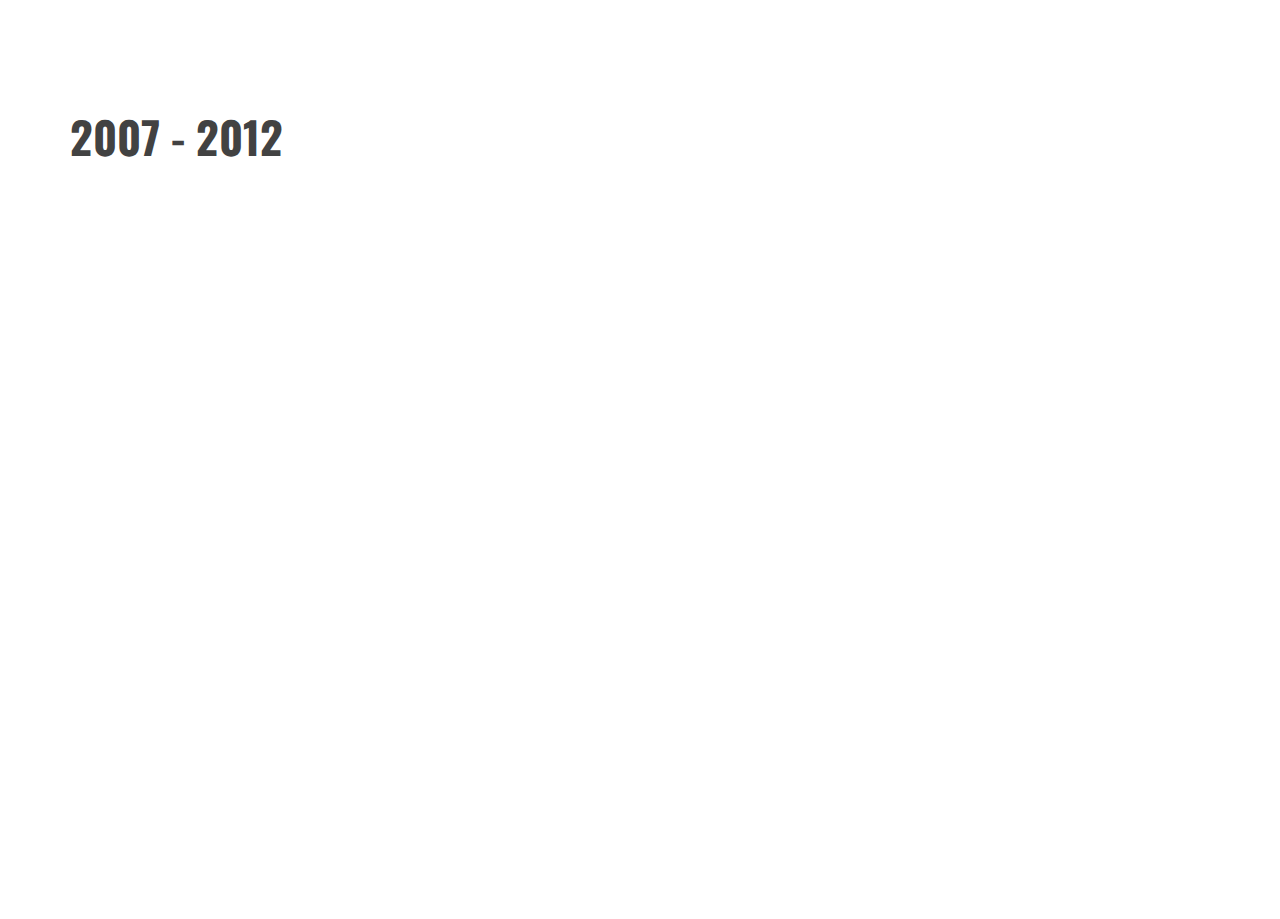
<file: html/2007-2012.html>
<!DOCTYPE html>
<html lang="en">
<head>
    <meta charset="UTF-8">
    <title>2007 - 2012</title>
    <link href="https://fonts.googleapis.com/css2?family=Oswald&display=swap" rel="stylesheet">
    <style>
        html, body {
            width: 100%;
            height: 100%;
            margin: 0;
            padding: 0;
        }
        
        .container {
            padding: 75px 0;
            margin: 0 auto;
            width: 1140px;
            max-width: 90%;
        }
        
        h1 {
            position: relative;
            margin-bottom: 45px;
            font-family: 'Oswald', sans-serif;
            font-size: 44px;
            text-transform: uppercase;
            color: #424242;
        }
        
        .gallery-wrap {
            display: flex;
            flex-direction: row;
            width: 100%;
            height: 70vh;
        }
        
        .item {
            flex: 1;
            height: 100%;
            background-position: center;
            background-size: cover;
            background-repeat: no-repeat;
            transition: flex 0.8s ease;
            position: relative;
        }
        
        .item:hover {
            flex: 2;
        }
        
        .item-link {
            position: absolute;
            top: 0;
            left: 0;
            width: 100%;
            height: 100%;
            z-index: 1;
        }
        
        .item-1 { 
            background-image: url('https://64.media.tumblr.com/66ad74e267460599a864605a9cad889d/tumblr_n4zm3jl4Js1qm1t0so1_1280.gifv?auto=format&fit=crop&w=1234&q=80');
        }
        
        .item-2 { 
            background-image: url('https://64.media.tumblr.com/170be5c7aa76093b69ded8ac7e4d1ae6/tumblr_n74ij5tNhf1qm1t0so1_1280.gifv?auto=format&fit=crop&w=1234&q=80');
        }
        
        .item-3 { 
            background-image: url('https://64.media.tumblr.com/684af254613d9957c72d9ac452274937/tumblr_mi8wxd2fhU1r571two1_1280.png?auto=format&fit=crop&w=1234&q=80');
        }
    </style>
</head>
<body>
    <div class="container">
        <h1>2007 - 2012<a href="https://ashmluna.github.io/html/capek-timeline.html" class="item-link"></a></h1>
        <div class="gallery-wrap">
            <div class="item item-1">
                <a href="https://sparkysprakspurk.tumblr.com/post/84646559409/the-czechfuqs-birthday-but-i-have-not-finished" target="_blank" rel="noopener noreferrer" class="item-link"></a>
            </div>
            <div class="item item-2">
                <a href="https://sparkysprakspurk.tumblr.com/post/88693115789/page-1-page-2-ugh-this-comic-is-going-on" target="_blank" rel="noopener noreferrer" class="item-link"></a>
            </div>
            <div class="item item-3">
                <a href="https://sparkysprakspurk.tumblr.com/post/43156030252/xsparkysleeps-v-thpooninjpg" target="_blank" rel="noopener noreferrer" class="item-link"></a>
            </div>
        </div>
    </div>
</body>
</html>
</file>
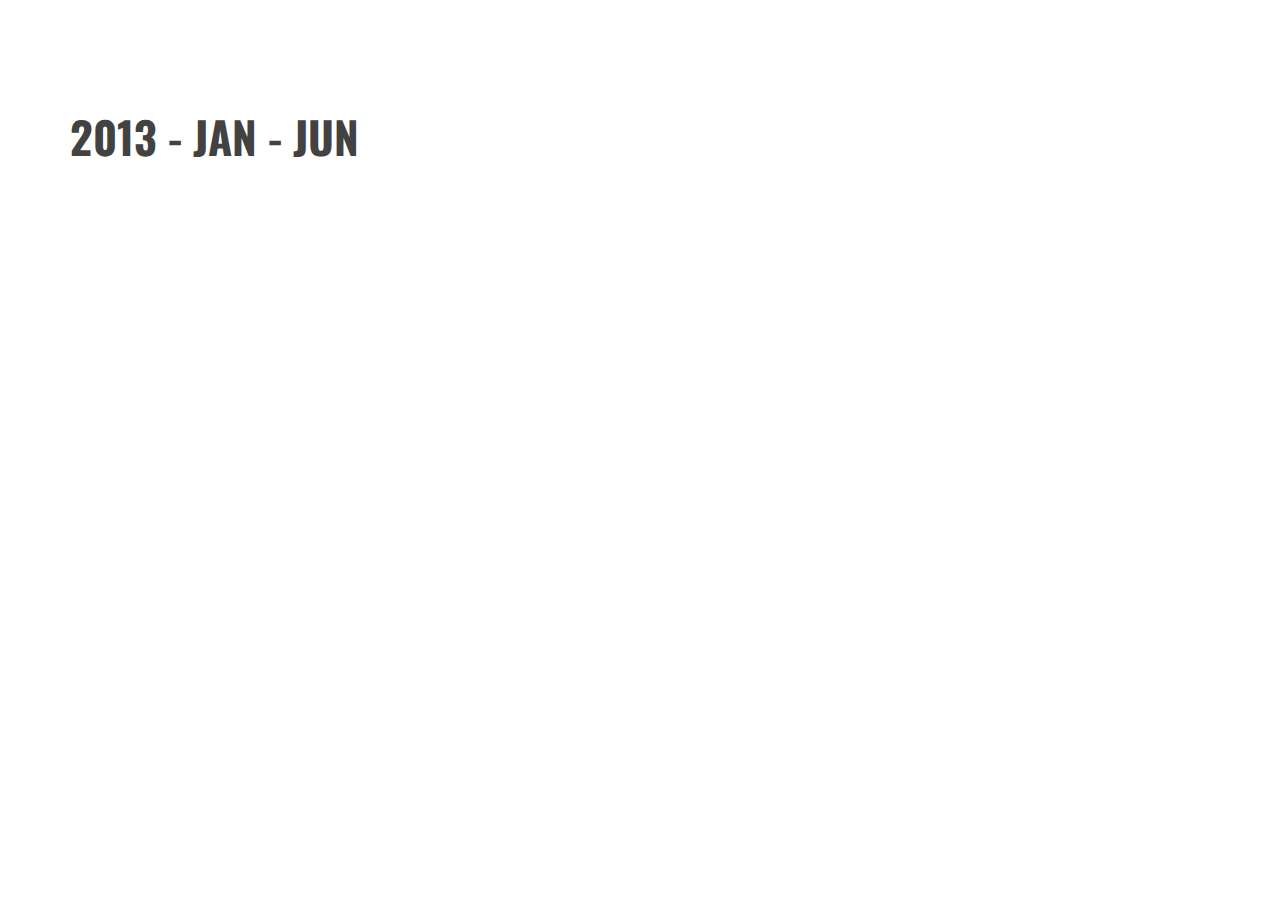
<file: html/2013-JAN-JUN.html>
<!DOCTYPE html>
<html lang="en">
<head>
    <meta charset="UTF-8">
    <title>2013 - JAN - JUN</title>
    <link href="https://fonts.googleapis.com/css2?family=Oswald&display=swap" rel="stylesheet">
    <style>
        html, body {
            width: 100%;
            height: 100%;
            margin: 0;
            padding: 0;
        }
        
        .container {
            padding: 75px 0;
            margin: 0 auto;
            width: 1140px;
            max-width: 90%;
        }
        
        h1 {
            position: relative;
            margin-bottom: 45px;
            font-family: 'Oswald', sans-serif;
            font-size: 44px;
            text-transform: uppercase;
            color: #424242;
        }
        
        .gallery-wrap {
            display: flex;
            flex-direction: row;
            width: 100%;
            height: 70vh;
        }
        
        .item {
            flex: 1;
            height: 100%;
            background-position: center;
            background-size: cover;
            background-repeat: no-repeat;
            transition: flex 0.8s ease;
            position: relative;
        }
        
        .item:hover {
            flex: 2;
        }
        
        .item-link {
            position: absolute;
            top: 0;
            left: 0;
            width: 100%;
            height: 100%;
            z-index: 1;
        }
        
        .item-1 { 
            background-image: url('https://64.media.tumblr.com/1f903fd6aa15b2273cf8a6bea3f1af5b/tumblr_mgh2xtyOEd1qm1t0so1_640.gifv?auto=format&fit=crop&w=1234&q=80');
        }
        
        .item-2 { 
            background-image: url('https://64.media.tumblr.com/0fe00ed0ecbf578a8a2c9fb0dfb7234b/tumblr_mzd1tkGDNi1qm1t0so1_500.png?auto=format&fit=crop&w=1234&q=80');
        }
        
        .item-3 { 
            background-image: url('https://64.media.tumblr.com/81293455b10f293c9599392508b14051/tumblr_mix4dkFn9g1qh5crzo1_1280.png?auto=format&fit=crop&w=1234&q=80');
        }
	.item-4 { 
            background-image: url('https://64.media.tumblr.com/4de463088df4356e37be94be1637d735/tumblr_mj0izkoPG61qm1t0so1_500.png?auto=format&fit=crop&w=1234&q=80');
        }
	.item-5 { 
            background-image: url('https://64.media.tumblr.com/7c05d0d7a1ac371d5cdd236b1736b4e0/tumblr_n2x3upXVSC1qm1t0so1_640.png?auto=format&fit=crop&w=1234&q=80');
        }
	.item-6 { 
            background-image: url('https://64.media.tumblr.com/af2676cd129cf460222add471c10f090/tumblr_mj2jg8xbni1qm1t0so1_1280.png?auto=format&fit=crop&w=1234&q=80');
        }
	.item-7 { 
            background-image: url('https://64.media.tumblr.com/4318868c8db2442ffbc88d89be71334b/tumblr_ml6bniv97p1qm1t0so1_640.png?auto=format&fit=crop&w=1234&q=80');
        }
    </style>
</head>
<body>
    <div class="container">
        <h1>2013 - JAN - JUN<a href="https://ashmluna.github.io/html/capek-timeline.html" class="item-link"></a></h1>
        <div class="gallery-wrap">
            <div class="item item-1">
                <a href="https://sparkysprakspurk.tumblr.com/post/40264406303/last-night-rps-tavi-is-a-little-trigger-quick" target="_blank" rel="noopener noreferrer" class="item-link"></a>
            </div>
            <div class="item item-2">
                <a href="https://sparkysprakspurk.tumblr.com/post/73239479968/found-this-in-a-nearly-year-old-sketch-book-8" target="_blank" rel="noopener noreferrer" class="item-link"></a>
            </div>
            <div class="item item-3">
                <a href="https://sparkysprakspurk.tumblr.com/post/44209390322/rubyred990-capek-you-are-staring-right-at-me" target="_blank" rel="noopener noreferrer" class="item-link"></a>
            </div>
	    <div class="item item-4">
                <a href="https://sparkysprakspurk.tumblr.com/post/44340338225/j%C3%A1-nejsem-ani-l%C3%ADtoooo-dob%C5%99e-ne-pro-v%C5%A1echno" target="_blank" rel="noopener noreferrer" class="item-link"></a>
            </div>
	    <div class="item item-5">
                <a href="https://sparkysprakspurk.tumblr.com/post/80532946086/i-have-wanted-to-draw-capek-in-booty-game-2" target="_blank" rel="noopener noreferrer" class="item-link"></a>
            </div>
	    <div class="item item-6">
                <a href="https://sparkysprakspurk.tumblr.com/post/44431796784/actual-rp-scenes-in-actual-panels-gosh-2nd" target="_blank" rel="noopener noreferrer" class="item-link"></a>
            </div>
	    <div class="item item-7">
                <a href="https://sparkysprakspurk.tumblr.com/post/47834224829/capek-and-audio-watched-evil-dead-in-bravest" target="_blank" rel="noopener noreferrer" class="item-link"></a>
            </div>
        </div>
    </div>
</body>
</html>
</file>
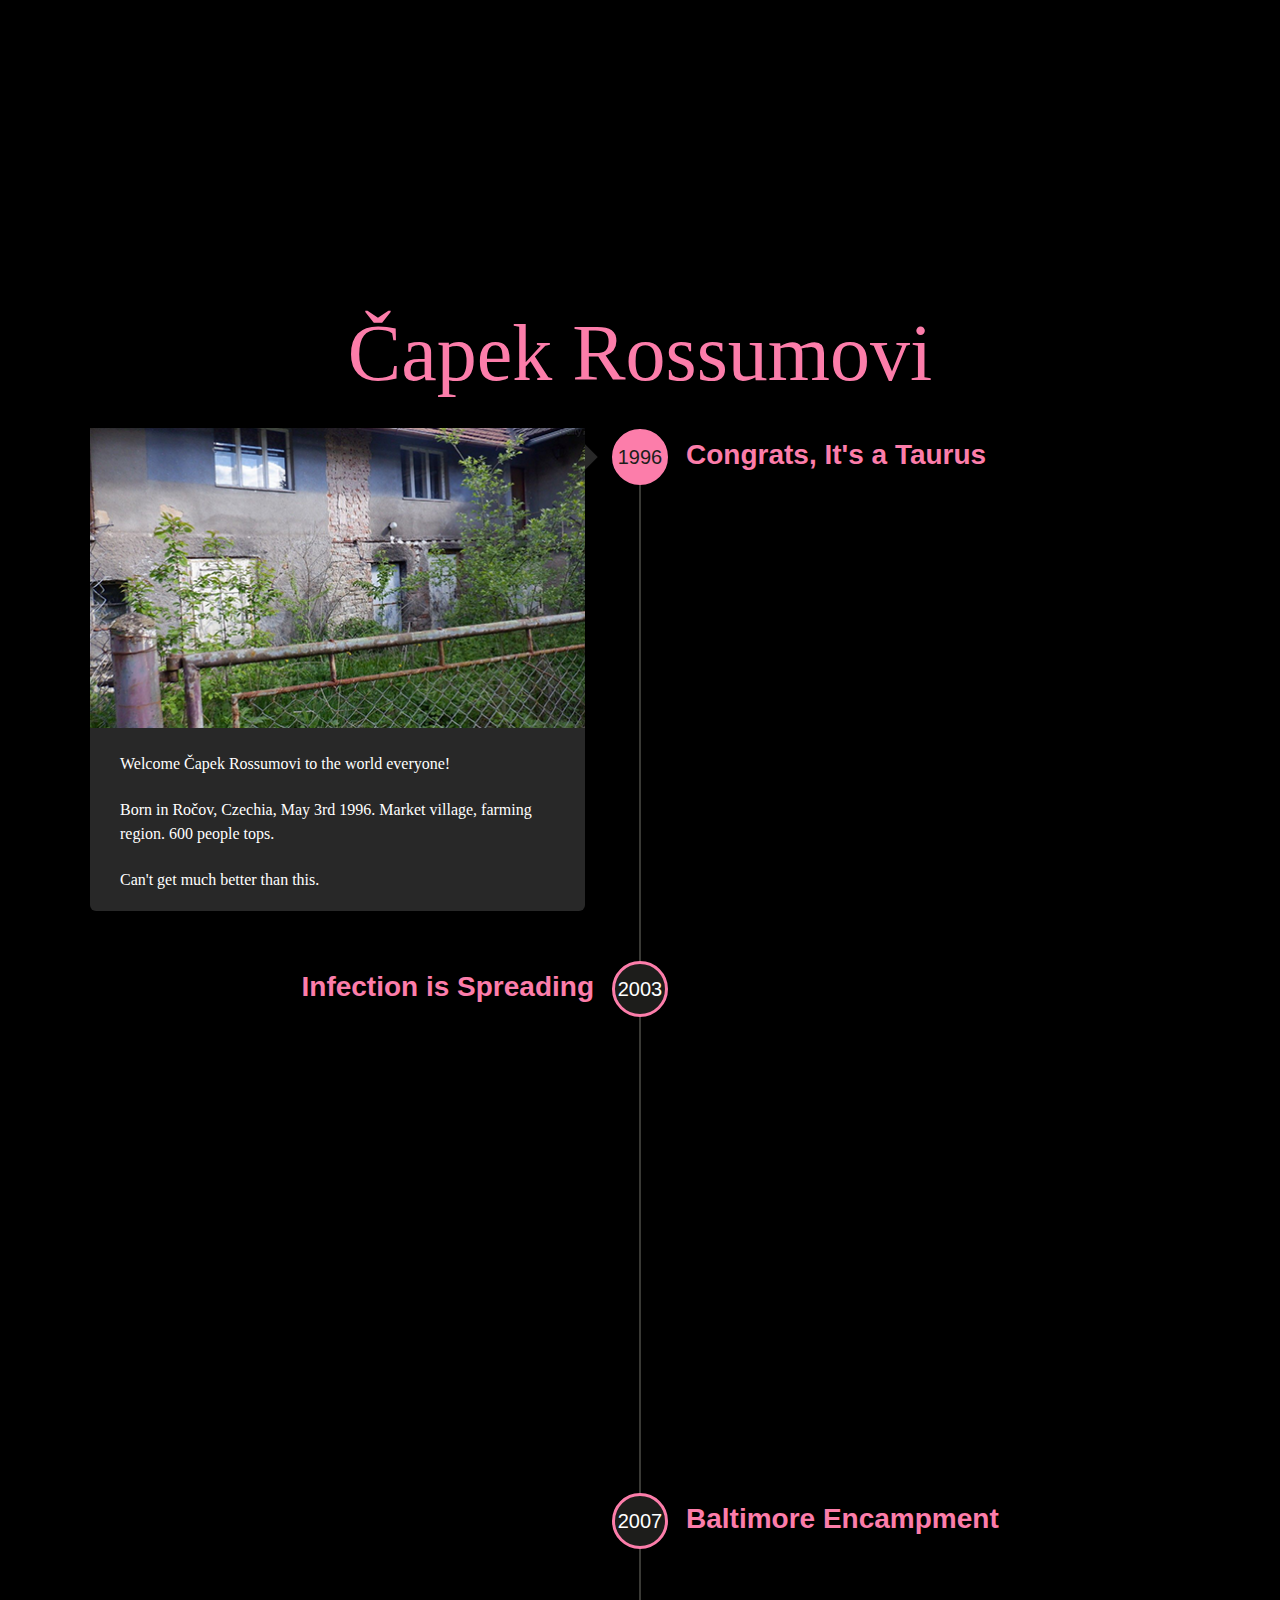
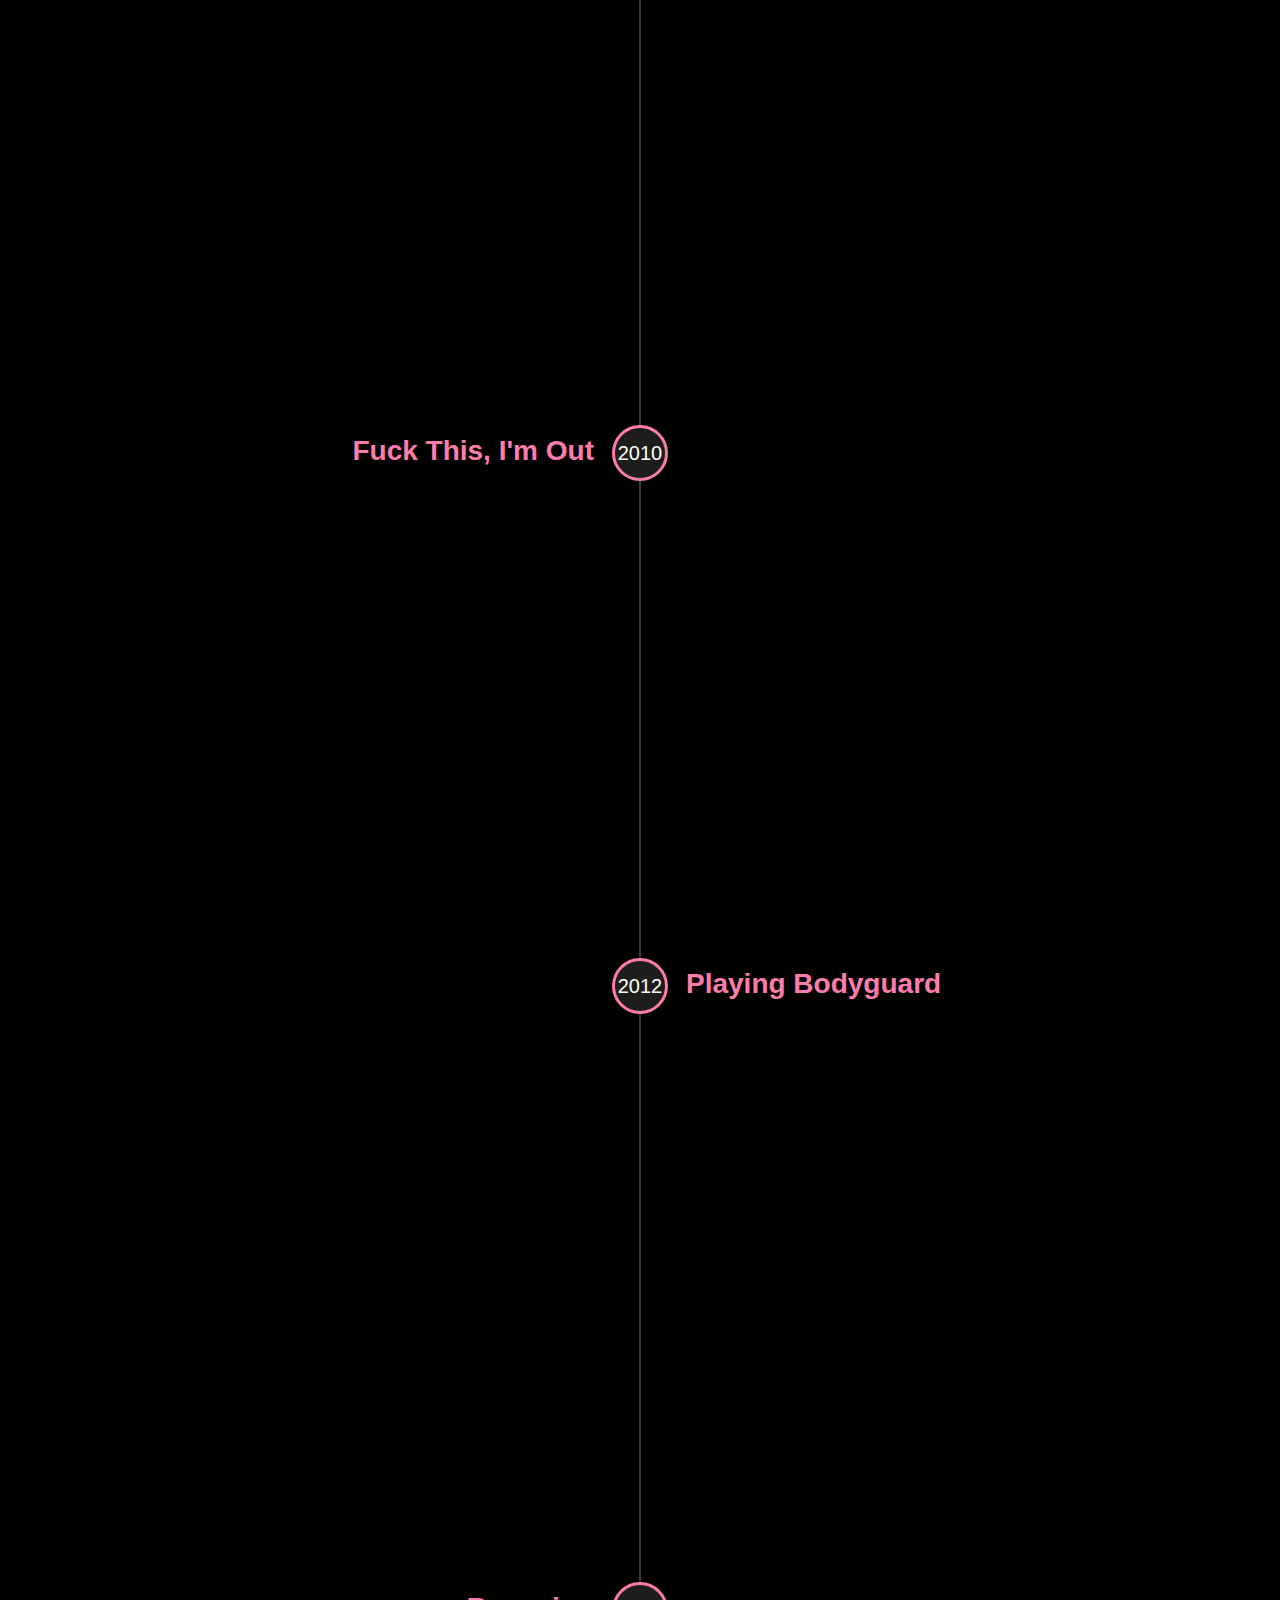
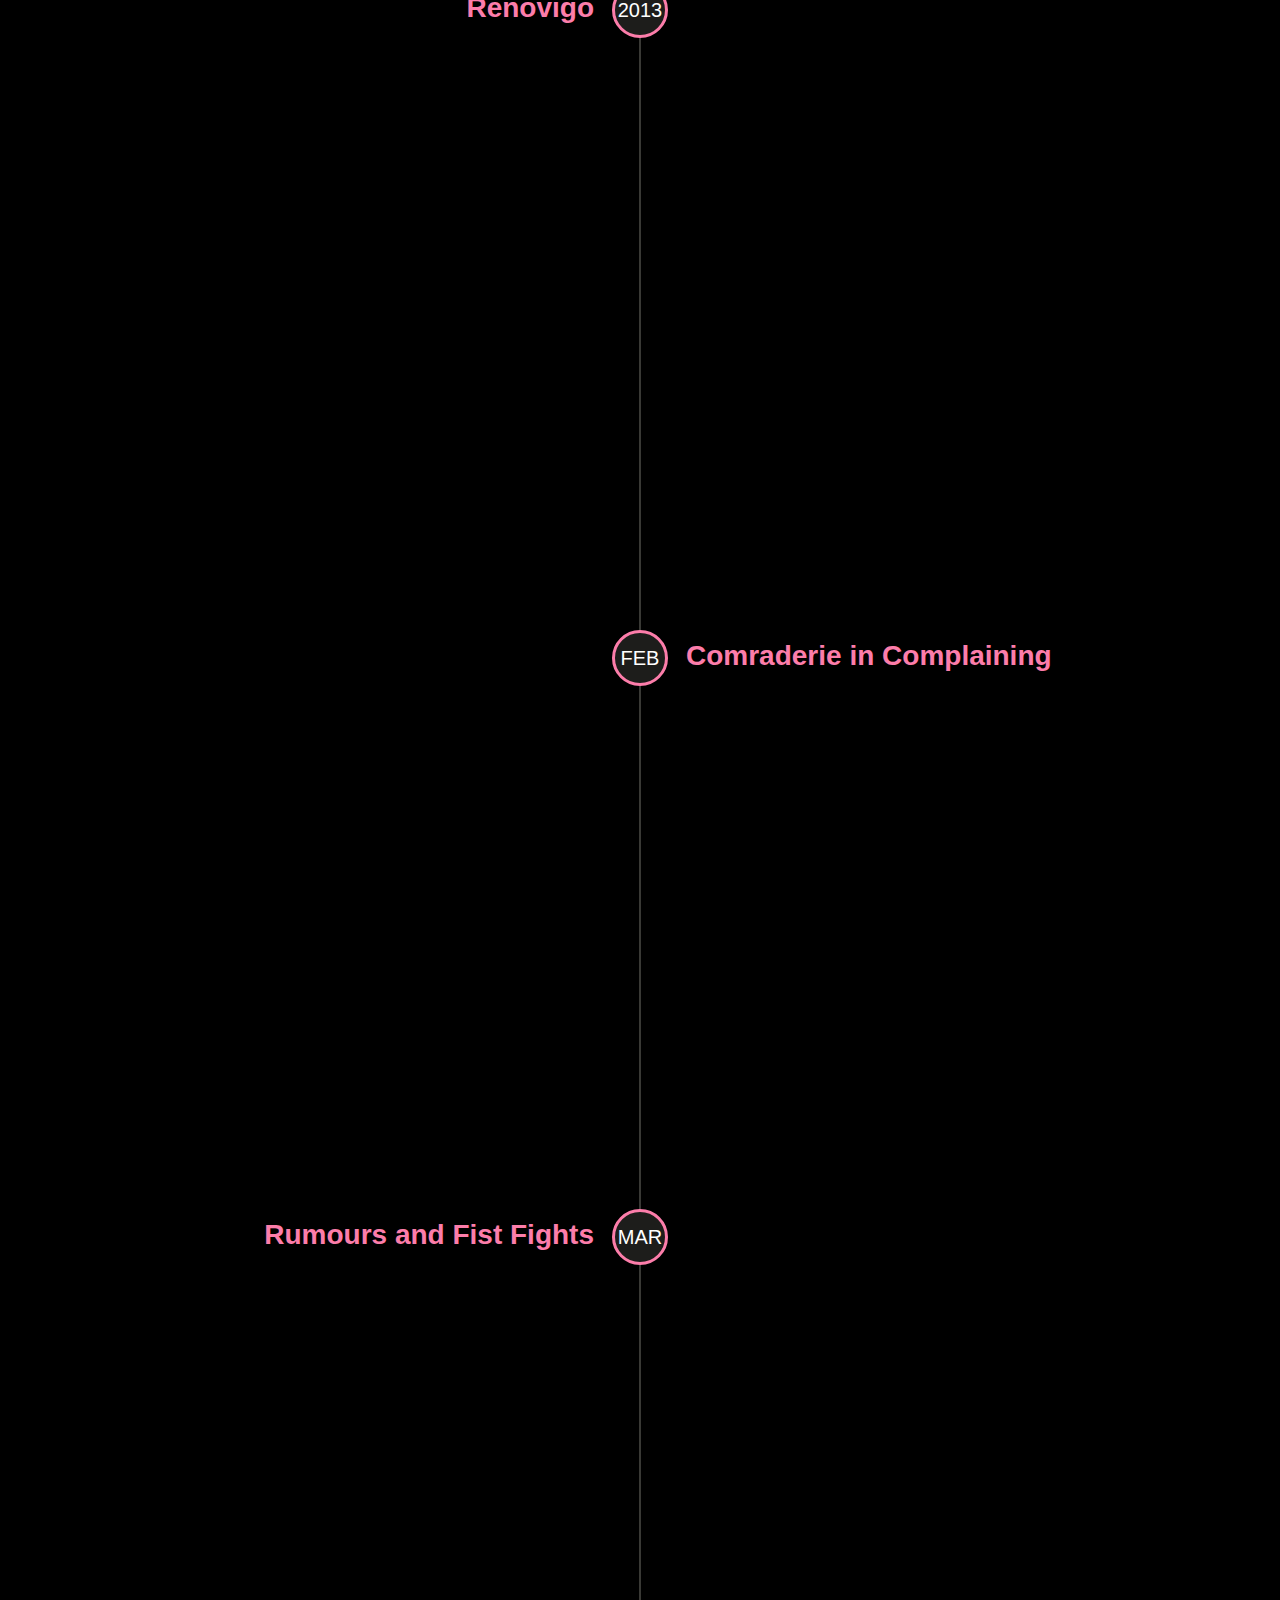
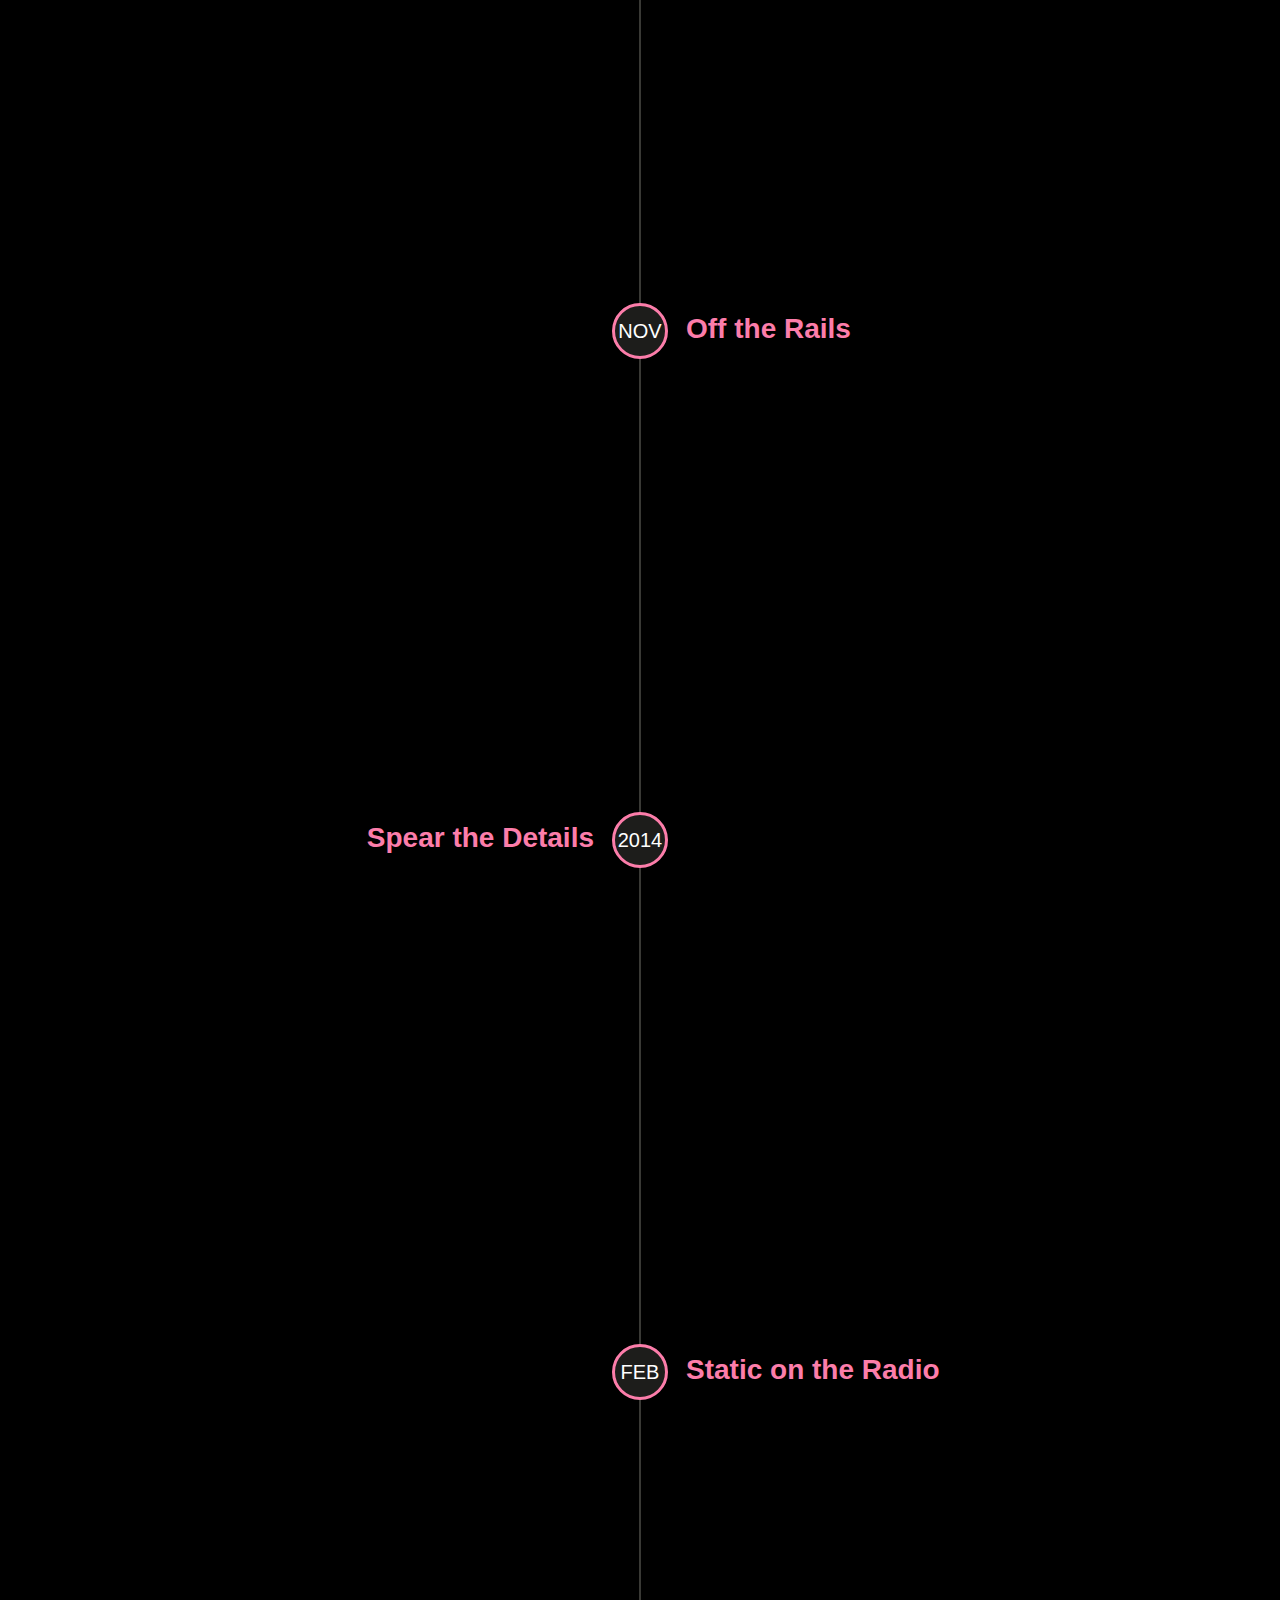
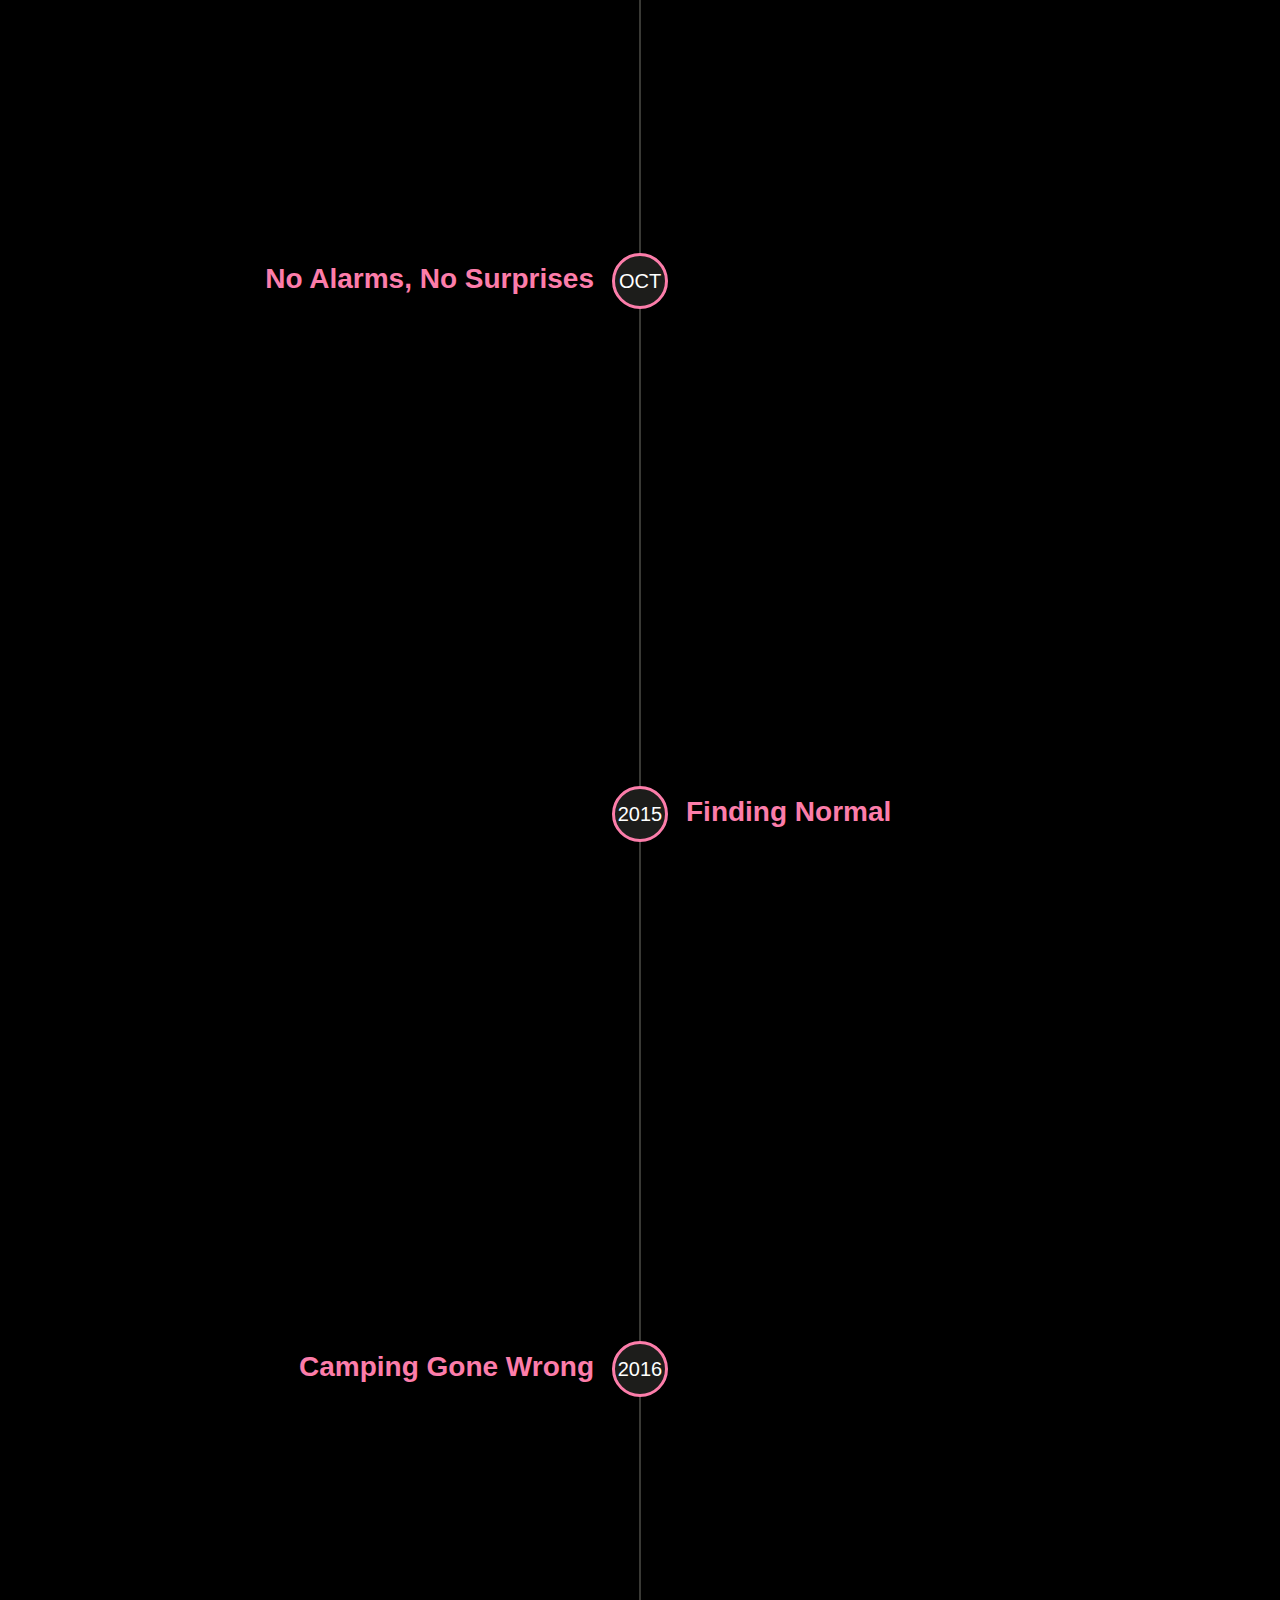
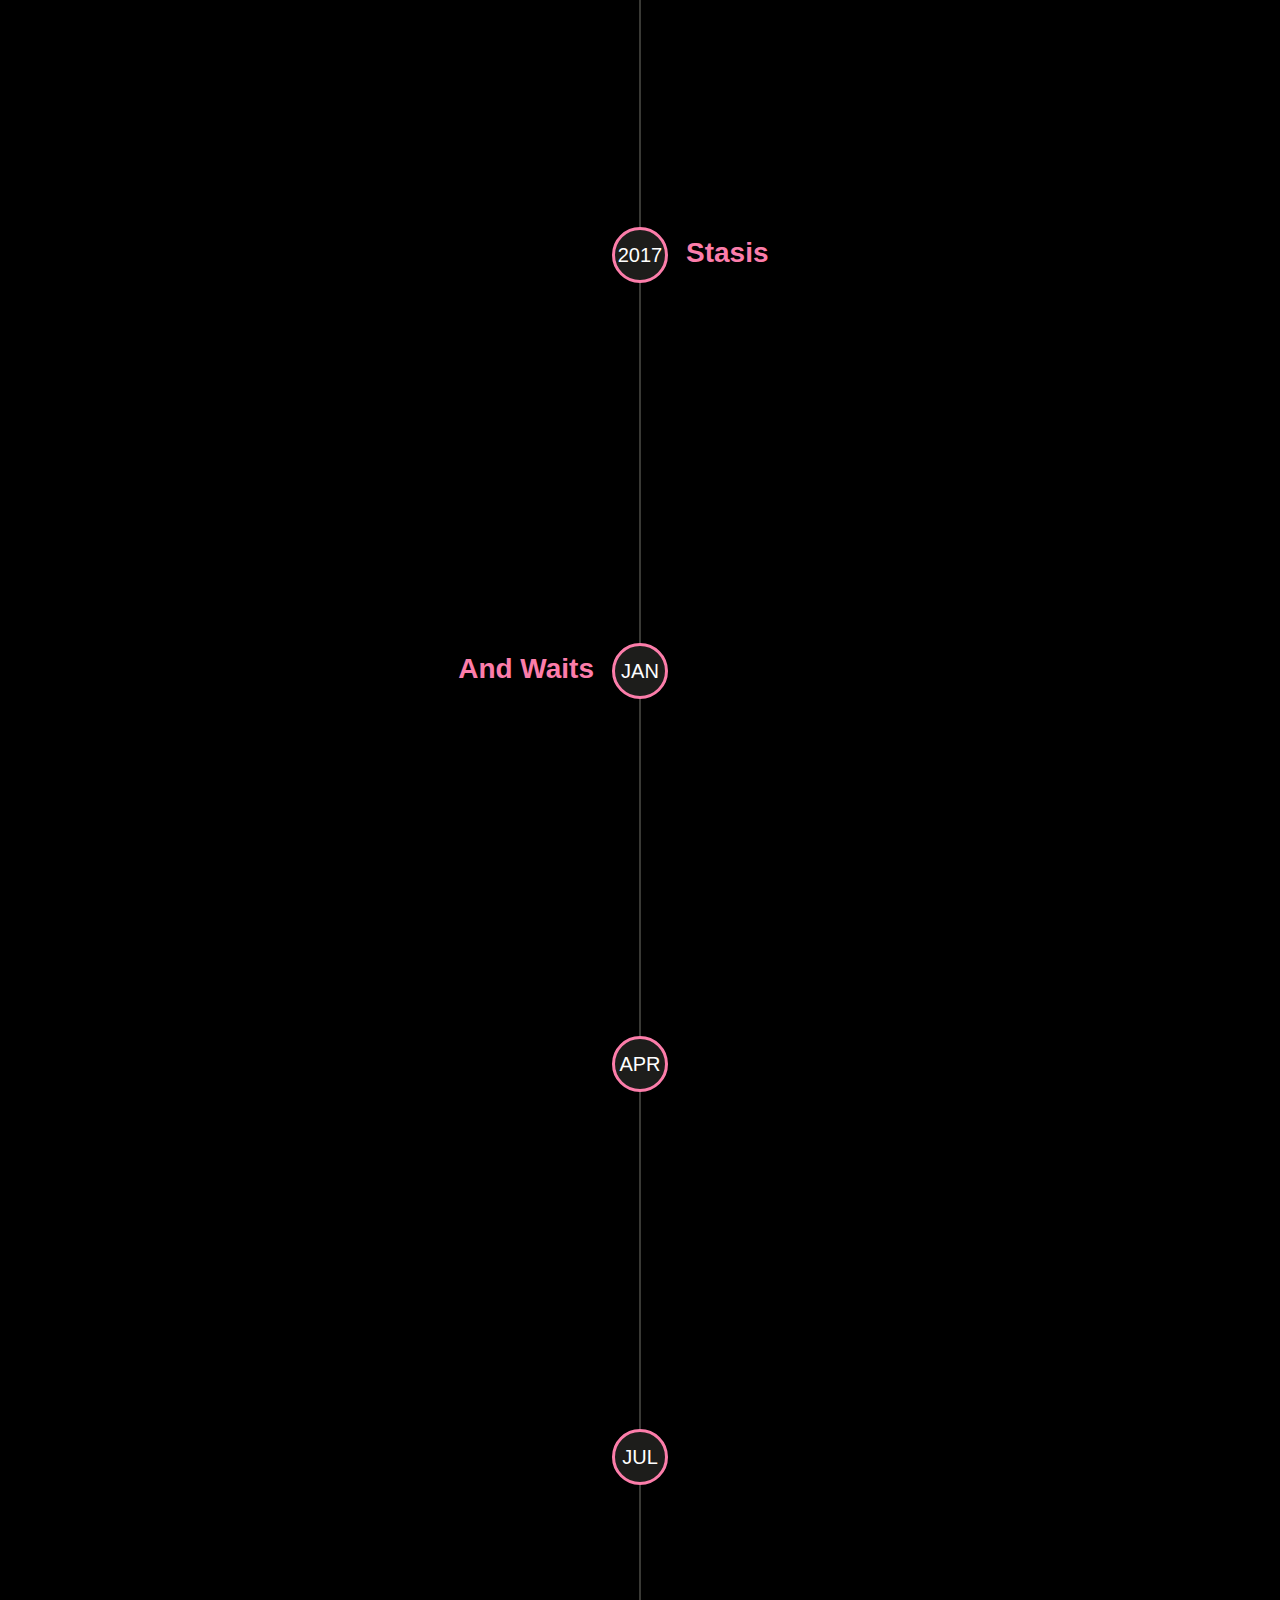
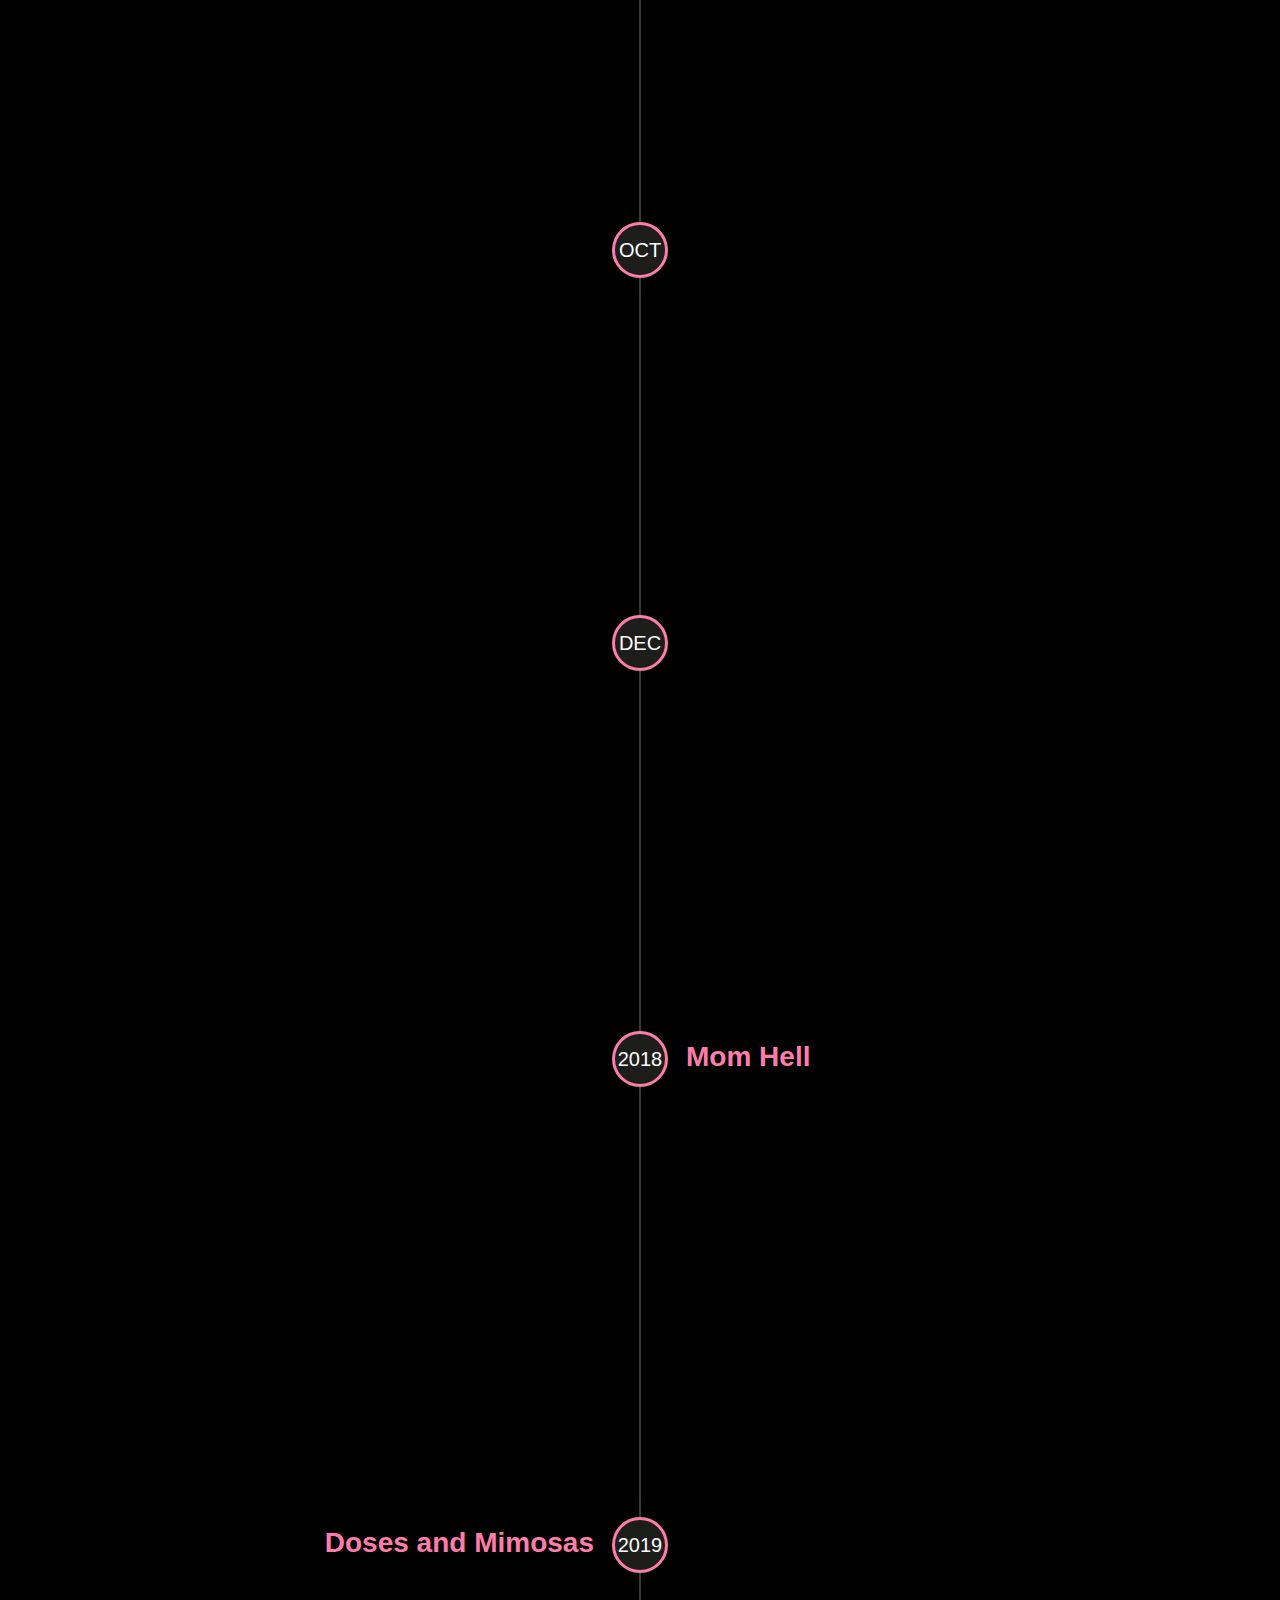
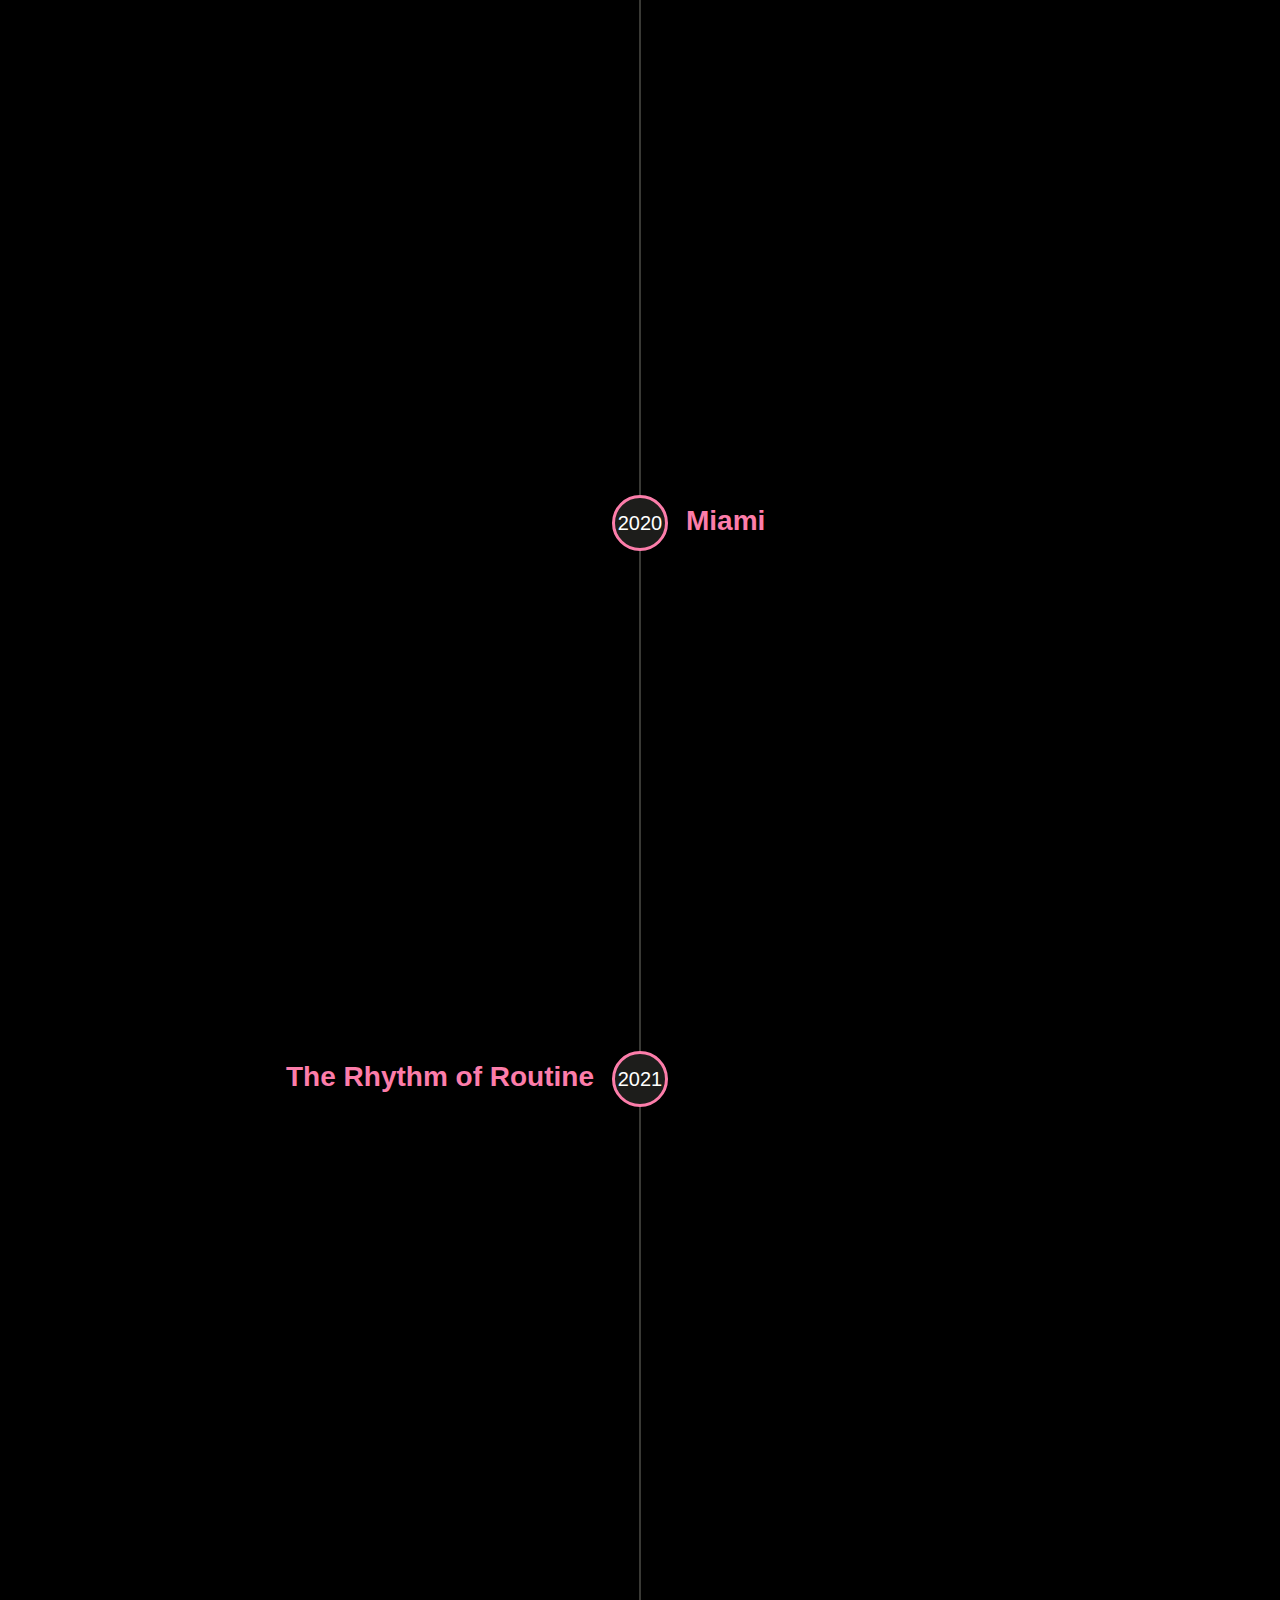
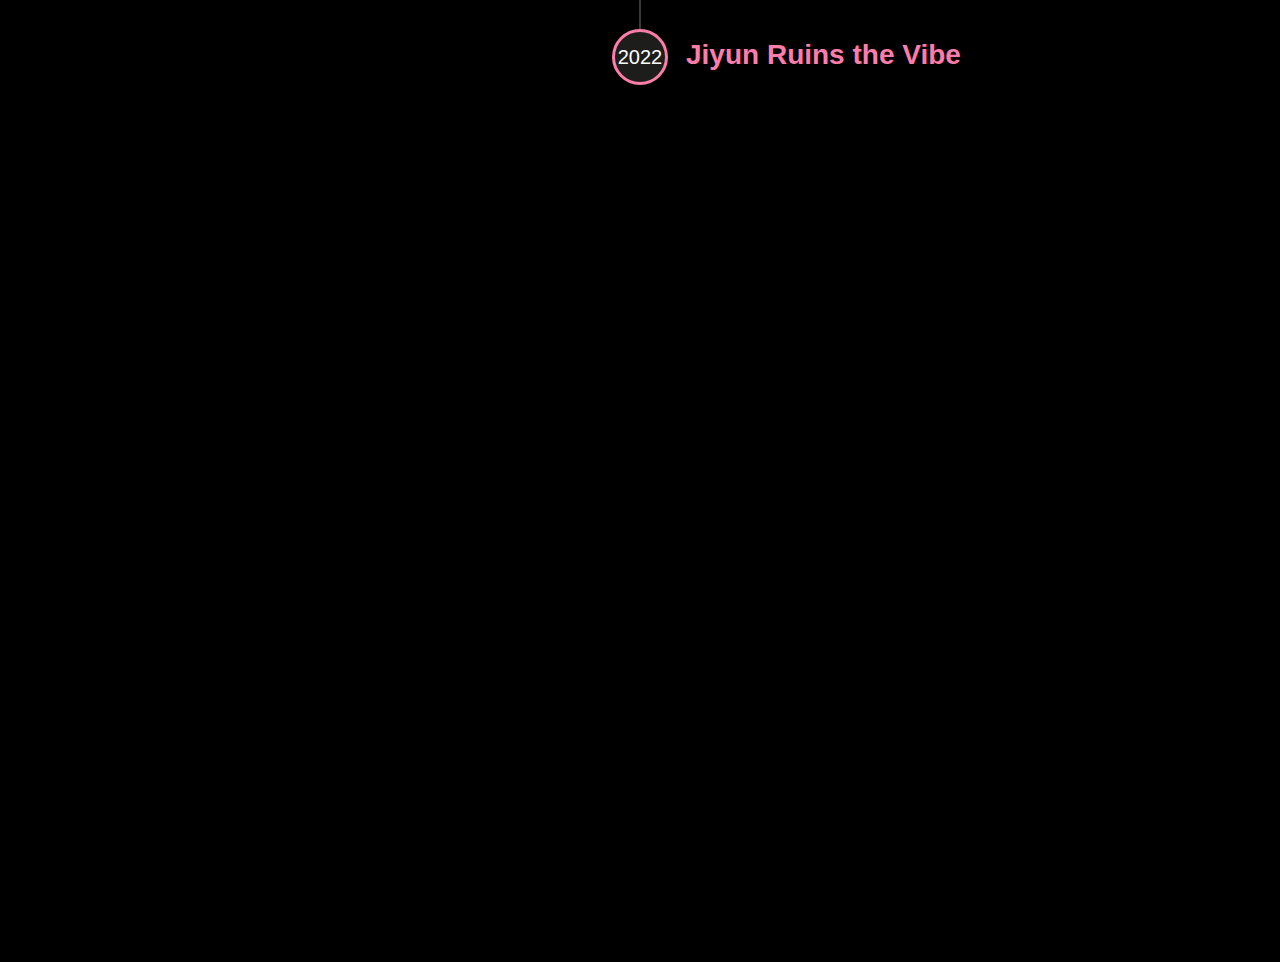
<file: html/capek-timeline.html>
<!DOCTYPE html>
<html lang="en">

<head>
  <meta charset="UTF-8">
  <title>Čapek's Timeline​</title>
  <link type="text/css" rel="stylesheet" href="\stylesheets\main.css" />

</head>

<body>
  <!-- partial:index.partial.html -->
  <div class="ag-timeline-block">
    <div class="ag-timeline_title-box">
      <div class="ag-timeline_title">Čapek Rossumovi</div>
    </div>
    <section class="ag-section">
      <div class="ag-format-container">
        <div class="js-timeline ag-timeline">
          <div class="js-timeline_line ag-timeline_line">
            <div class="js-timeline_line-progress ag-timeline_line-progress"></div>
          </div>
          <div class="ag-timeline_list">
            <div class="js-timeline_item ag-timeline_item">
              <div class="ag-timeline-card_box">
                <div class="js-timeline-card_point-box ag-timeline-card_point-box">
                  <div class="ag-timeline-card_point">1996</div>
                </div>
                <div class="ag-timeline-card_meta-box">
                  <div class="ag-timeline-card_meta">Congrats, It's a Taurus</div>
                </div>
              </div>
              <div class="ag-timeline-card_item">
                <div class="ag-timeline-card_inner">
                  <div class="ag-timeline-card_img-box">
                    <img src="\images\1996_RocovCZ.png?width=497&height=302" class="ag-timeline-card_img" width="300"
                      height="300" />
                  </div>
                  <div class="ag-timeline-card_info">
                    <div class="ag-timeline-card_title">Congrats, It's a Taurus</div>
                    <div class="ag-timeline-card_desc">
                      Welcome Čapek Rossumovi to the world everyone!<br>
                      <br>Born in Ročov, Czechia, May 3rd 1996. Market village, farming region. 600 people tops.<br>
                      <br>Can't get much better than this.
                    </div>
                  </div>
                </div>
                <div class="ag-timeline-card_arrow"></div>
              </div>
            </div>
            <div class="js-timeline_item ag-timeline_item">
              <div class="ag-timeline-card_box">
                <div class="ag-timeline-card_meta-box">
                  <div class="ag-timeline-card_meta">Infection is Spreading</div>
                </div>
                <div class="js-timeline-card_point-box ag-timeline-card_point-box">
                  <div class="ag-timeline-card_point">2003</div>
                </div>
              </div>
              <div class="ag-timeline-card_item">
                <div class="ag-timeline-card_inner">
                  <div class="ag-timeline-card_img-box">
                    <img src="\images\2003_virusDeaths.png?width=492&height=302" class="ag-timeline-card_img" width="300"
                      height="300" />
                  </div>
                  <div class="ag-timeline-card_info">
                    <div class="ag-timeline-card_title">Infection is Spreading</div>
                    <div class="ag-timeline-card_desc">
                      It's 2003 and Čapek is 7 years old.<br>
                      <br>He should be starting the 2nd grade, but instead the slow-motion apocalypse begins. It's confusion and bad
                      soup for years.<br>
                      <br>The end of the world is incredibly boring sometimes.
                    </div>
                  </div>
                </div>
                <div class="ag-timeline-card_arrow"></div>
              </div>
            </div>
            <div class="js-timeline_item ag-timeline_item">
              <div class="ag-timeline-card_box">
                <div class="js-timeline-card_point-box ag-timeline-card_point-box">
                  <div class="ag-timeline-card_point">
			<a href="2007-2012.html" target="_blank">2007</a>
		</div>
                </div>
                <div class="ag-timeline-card_meta-box">
                  <div class="ag-timeline-card_meta">Baltimore Encampment</div>
                </div>
              </div>
              <div class="ag-timeline-card_item">
                <div class="ag-timeline-card_inner">
                  <div class="ag-timeline-card_img-box">
                    <img src="\images\2007_Baltimore.png?width=492&height=302" class="ag-timeline-card_img" width="300" height="300" />
                  </div>
                  <div class="ag-timeline-card_info">
                    <div class="ag-timeline-card_title">Baltimore Encampment</div>
                    <div class="ag-timeline-card_desc">
                      Everything has gone to absolute shit. The military is the government now and they suck at it. He had to move
                      to America, but everything's fucked there too.<br>
                      <br>Being 11 sucks when you're living in a military run refugee encampment.
            
                    </div>
                  </div>
                </div>
                <div class="ag-timeline-card_arrow"></div>
              </div>
            </div> 
            <div class="js-timeline_item ag-timeline_item">
              <div class="ag-timeline-card_box">
                <div class="ag-timeline-card_meta-box">
                  <div class="ag-timeline-card_meta">Fuck This, I'm Out</div>
                </div>
                <div class="js-timeline-card_point-box ag-timeline-card_point-box">
                  <div class="ag-timeline-card_point">2010</div>
                </div>
              </div>
              <div class="ag-timeline-card_item">
                <div class="ag-timeline-card_inner">
                  <div class="ag-timeline-card_img-box">
                    <img src="\images\2010_teenBoyAlone.png?width=492&height=302" class="ag-timeline-card_img" width="300"
                      height="300" />
                  </div>
                  <div class="ag-timeline-card_info">
                    <div class="ag-timeline-card_title">Fuck This, I'm Out</div>
                    <div class="ag-timeline-card_desc">
                      Capek is done. Like an average 14 year old, he's pretty fucking sure he can manage the same if not better on
                      his own.<br>
                      <br>Less to deal with alone. Do prdele, je venku.<br>
                      <br>He takes off, heading West.
                    </div>
                  </div>
                </div>
                <div class="ag-timeline-card_arrow"></div>
              </div>
            </div>
            <div class="js-timeline_item ag-timeline_item">
              <div class="ag-timeline-card_box">
                <div class="js-timeline-card_point-box ag-timeline-card_point-box">
                  <div class="ag-timeline-card_point">2012</div>
                </div>
                <div class="ag-timeline-card_meta-box">
                  <div class="ag-timeline-card_meta">Playing Bodyguard</div>
                </div>
              </div>
              <div class="ag-timeline-card_item">
                <div class="ag-timeline-card_inner">
                  <div class="ag-timeline-card_img-box">
                    <img src="\images\2012_taviIsHereNow.png?width=492&height=302" class="ag-timeline-card_img" width="300"
                      height="300" />
                  </div>
                  <div class="ag-timeline-card_info">
                    <div class="ag-timeline-card_title">Playing Bodyguard</div>
                    <div class="ag-timeline-card_desc">
                      Tavi enters his life.<br>
                      <br>Capek is very good at several critical survival skills such as 'shooting guns' and 'avoiding other
                      humans', and as such he somehow ends up as Tavi's bodyguard.<br>
                      <br>16 is a perfectly normal age to assume the role of wasteland bodyguard to another teenaged boy. It's a
                      perfectly normal arrangement and he feels nothing about this or Tavi and everything is all very normal.
                    </div>
                  </div>
                </div>
                <div class="ag-timeline-card_arrow"></div>
              </div>
              </div>
              <div class="js-timeline_item ag-timeline_item">
                <div class="ag-timeline-card_box">
                  <div class="ag-timeline-card_meta-box">
                    <div class="ag-timeline-card_meta">Renovigo</div>
                  </div>
                  <div class="js-timeline-card_point-box ag-timeline-card_point-box">
                    <div class="ag-timeline-card_point">
			<a href="2013-JAN-JUN.html" target="_blank">2013</a></div>
                  </div>
                </div>
                <div class="ag-timeline-card_item">
                  <div class="ag-timeline-card_inner">
                    <div class="ag-timeline-card_img-box">
                      <img src="\images\2013_renovigo.png?width=492&height=302" class="ag-timeline-card_img" width="300" height="300" />
                    </div>
                    <div class="ag-timeline-card_info">
                      <div class="ag-timeline-card_title">Renovigo</div>
                      <div class="ag-timeline-card_desc">
                        Welcome to Renovigo!<br>
                        <br>Enjoy the sights and wonders! There's the endless hissing desert, the dilapidated, crumbling buildings,
                        the pulsing, glowing arcane runes in the middle of town that occassionally spawn floating, whispering
                        orbs!<br>
                        <br>Actually, forget that last part. And definitely don't think too long on how you've ended up here. Maybe
                        focus on trying to grow tomatoes and figuring out how to keep people from breaking into the bunker. At least
                        they aren't undead!
                      </div>
                    </div>
                  </div>
                  <div class="ag-timeline-card_arrow"></div>
                </div>
              </div>
              <div class="js-timeline_item ag-timeline_item">
                <div class="ag-timeline-card_box">
                  <div class="js-timeline-card_point-box ag-timeline-card_point-box">
                    <div class="ag-timeline-card_point">FEB</div>
                  </div>
                  <div class="ag-timeline-card_meta-box">
                    <div class="ag-timeline-card_meta">Comraderie in Complaining</div>
                  </div>
                </div>
                <div class="ag-timeline-card_item">
                  <div class="ag-timeline-card_inner">
                    <div class="ag-timeline-card_img-box">
                      <img src="\images\2013_friendshipIsToxic.png?width=492&height=302" class="ag-timeline-card_img" width="300"
                        height="300" />
                    </div>
                    <div class="ag-timeline-card_info">
                      <div class="ag-timeline-card_title">Comraderie in Complaining</div>
                      <div class="ag-timeline-card_desc">
                        Would he call Jiyun a friend? No.<br>
                        <br>Would he say that he likes the older man? Not really.<br>
                        <br>Is he one of the only people not demanding Capek speak English, and is his bitchy, gossiping nature akin
                        to eating a bag of salty, addicting chips? Oh yes, certainly. Things are definitely more interesting with him
                        around, to say the least.
                      </div>
                    </div>
                  </div>
                  <div class="ag-timeline-card_arrow"></div>
                </div>
              </div>
              <div class="js-timeline_item ag-timeline_item">
                <div class="ag-timeline-card_box">
                  <div class="ag-timeline-card_meta-box">
                    <div class="ag-timeline-card_meta">Rumours and Fist Fights</div>
                  </div>
                  <div class="js-timeline-card_point-box ag-timeline-card_point-box">
                    <div class="ag-timeline-card_point">MAR</div>
                  </div>
                </div>
                <div class="ag-timeline-card_item">
                  <div class="ag-timeline-card_inner">
                    <div class="ag-timeline-card_img-box">
                      <img src="\images\2013_rumoursFistfights.png?width=492&height=302" class="ag-timeline-card_img" width="300"
                        height="300" />
                    </div>
                    <div class="ag-timeline-card_info">
                      <div class="ag-timeline-card_title">Rumours and Fist Fights</div>
                      <div class="ag-timeline-card_desc">
                        She said he said Jiyun said Ethan said Tavi said. Whoever, whatever, in the end the outcome is all the same,
                        and that's Capek getting into a fist fight in the middle of town with Ethan.<br>
                        <br>Tavi doesn't love it. But then again, Capek doesn't love how much time Tavi spends Ethan. Or that Ethan
                        implied Capek likes Tavi a lot more than Tavi likes Capek.<br>
                        <br>Even if it's true.<br>
                        <br>Especially if it's true.<br>
                        <br>Maybe some time apart will be good.
                      </div>
                    </div>
                  </div>
                  <div class="ag-timeline-card_arrow"></div>
                </div>
              </div>
              <div class="js-timeline_item ag-timeline_item">
                <div class="ag-timeline-card_box">
                  <div class="js-timeline-card_point-box ag-timeline-card_point-box">
                    <div class="ag-timeline-card_point">NOV</div>
                  </div>
                  <div class="ag-timeline-card_meta-box">
                    <div class="ag-timeline-card_meta">Off the Rails</div>
                  </div>
                </div>
                <div class="ag-timeline-card_item">
                  <div class="ag-timeline-card_inner">
                    <div class="ag-timeline-card_img-box">
                      <img src="\images\2013_messedUp.png?width=492&height=302" class="ag-timeline-card_img" width="300" height="300" />
                    </div>
                    <div class="ag-timeline-card_info">
                      <div class="ag-timeline-card_title">Off the Rails</div>
                      <div class="ag-timeline-card_desc">
                        Where to begin?<br>
                        <br>Jiyun started acting weirder than normal about a month ago, but no one saw this coming. Fae fucking suck.
                        Capek much preferred zombies.
                      </div>
                    </div>
                  </div>
                  <div class="ag-timeline-card_arrow"></div>
                </div>
              </div>
              <div class="js-timeline_item ag-timeline_item">
                <div class="ag-timeline-card_box">
                  <div class="ag-timeline-card_meta-box">
                    <div class="ag-timeline-card_meta">Spear the Details</div>
                  </div>
                  <div class="js-timeline-card_point-box ag-timeline-card_point-box">
                    <div class="ag-timeline-card_point">2014</div>
                  </div>
                </div>
                <div class="ag-timeline-card_item">
                  <div class="ag-timeline-card_inner">
                    <div class="ag-timeline-card_img-box">
                      <img src="\images\2014_remodelling.png?width=492&height=302" class="ag-timeline-card_img" width="300" height="300" />
                    </div>
                    <div class="ag-timeline-card_info">
                      <div class="ag-timeline-card_title">Spear the Details</div>
                      <div class="ag-timeline-card_desc">
                        He thought he wanted to be left alone, but he didn't mean like this.<br>
                        <br>He hasn't heard from Tavi or Jiyun in 2 months, Bridhe is nowhere to be found, and Renovigo is quickly
                        turning into a ghost town.<br>
                        <br>It's the uncertainty, more than anything.
                      </div>
                    </div>
                  </div>
                  <div class="ag-timeline-card_arrow"></div>
                </div>
                </div>
                <div class="js-timeline_item ag-timeline_item">
                  <div class="ag-timeline-card_box">
                    <div class="js-timeline-card_point-box ag-timeline-card_point-box">
                      <div class="ag-timeline-card_point">FEB</div>
                    </div>
                    <div class="ag-timeline-card_meta-box">
                      <div class="ag-timeline-card_meta">Static on the Radio</div>
                    </div>
                  </div>
                  <div class="ag-timeline-card_item">
                    <div class="ag-timeline-card_inner">
                      <div class="ag-timeline-card_img-box">
                        <img src="\images\2014_static.png?width=492&height=302" class="ag-timeline-card_img" width="300" height="300" />
                      </div>
                      <div class="ag-timeline-card_info">
                        <div class="ag-timeline-card_title">Static on the Radio</div>
                        <div class="ag-timeline-card_desc">
                          Audio is the last to go. Capek finds his body on the lawn.<br>
                          <br>He couldn't prevent any of this. He couldn't help any of them.<br>
                          <br>He needs to leave. He needs to find Tavi.
                        </div>
                      </div>
                    </div>
                    <div class="ag-timeline-card_arrow"></div>
                  </div>
                </div>
                <div class="js-timeline_item ag-timeline_item">
                  <div class="ag-timeline-card_box">
                    <div class="ag-timeline-card_meta-box">
                      <div class="ag-timeline-card_meta">No Alarms, No Surprises</div>
                    </div>
                    <div class="js-timeline-card_point-box ag-timeline-card_point-box">
                      <div class="ag-timeline-card_point">OCT</div>
                    </div>
                  </div>
                  <div class="ag-timeline-card_item">
                    <div class="ag-timeline-card_inner">
                      <div class="ag-timeline-card_img-box">
                        <img src="\images\2014_noAlarms.png?width=492&height=302" class="ag-timeline-card_img" width="300"
                          height="300" />
                      </div>
                      <div class="ag-timeline-card_info">
                        <div class="ag-timeline-card_title">No Alarms, No Surprises</div>
                        <div class="ag-timeline-card_desc">
                          He finds Tavi, or rather Tavi finds him.<br>
                          <br>Time passes in a blurry haze. Renovigo is gone. His friends are dead.<br>
                          <br>But Tavi is here and so is he, and that is enough.
                        </div>
                      </div>
                    </div>
                    <div class="ag-timeline-card_arrow"></div>
                  </div>
                </div>
                <div class="js-timeline_item ag-timeline_item">
                  <div class="ag-timeline-card_box">
                    <div class="js-timeline-card_point-box ag-timeline-card_point-box">
                      <div class="ag-timeline-card_point">2015</div>
                    </div>
                    <div class="ag-timeline-card_meta-box">
                      <div class="ag-timeline-card_meta">Finding Normal</div>
                    </div>
                  </div>
                  <div class="ag-timeline-card_item">
                    <div class="ag-timeline-card_inner">
                      <div class="ag-timeline-card_img-box">
                        <img src="\images\2015_findingNormal.png?width=492&height=302" class="ag-timeline-card_img" width="300"
                          height="300" />
                      </div>
                      <div class="ag-timeline-card_info">
                        <div class="ag-timeline-card_title">Finding Normal</div>
                        <div class="ag-timeline-card_desc">
                          Slowly, they start to carve out a life again in the woods they now call home. It starts to feel almost
                          normal.<br>
                          <br>Capek feels incredibly old for a 19 year old. So old, in fact, he carves a ring from bone for Tavi.<br>
                          <br>They contemplate if this makes them fiancés.
                        </div>
                      </div>
                    </div>
                    <div class="ag-timeline-card_arrow"></div>
                  </div>
                </div>
                <div class="js-timeline_item ag-timeline_item">
                  <div class="ag-timeline-card_box">
                    <div class="ag-timeline-card_meta-box">
                      <div class="ag-timeline-card_meta">Camping Gone Wrong</div>
                    </div>
                    <div class="js-timeline-card_point-box ag-timeline-card_point-box">
                      <div class="ag-timeline-card_point">2016</div>
                    </div>
                  </div>
                  <div class="ag-timeline-card_item">
                    <div class="ag-timeline-card_inner">
                      <div class="ag-timeline-card_img-box">
                        <img src="\images\2016_fire.png?width=492&height=302" class="ag-timeline-card_img" width="300" height="300" />
                      </div>
                      <div class="ag-timeline-card_info">
                        <div class="ag-timeline-card_title">Camping Gone Wrong</div>
                        <div class="ag-timeline-card_desc">
                          Despite everything, including an apparent death allegedly at the hands of Tavi, Jiyun is in his life
                          again.<br>
                          <br>And somehow, everything goes terribly wrong again.
                        </div>
                      </div>
                    </div>
                    <div class="ag-timeline-card_arrow"></div>
                  </div>
                </div>
                <div class="js-timeline_item ag-timeline_item">
                  <div class="ag-timeline-card_box">
                    <div class="js-timeline-card_point-box ag-timeline-card_point-box">
                      <div class="ag-timeline-card_point">2017</div>
                    </div>
                    <div class="ag-timeline-card_meta-box">
                      <div class="ag-timeline-card_meta">Stasis</div>
                    </div>
                  </div>
                  <div class="ag-timeline-card_item">
                    <div class="ag-timeline-card_inner">
                      <div class="ag-timeline-card_img-box">
                        <img src="\images\2017_stasis.png?width=492&height=302" class="ag-timeline-card_img" width="300" height="300" />
                      </div>
                      <div class="ag-timeline-card_info">
                        <div class="ag-timeline-card_title">Stasis</div>
                        <div class="ag-timeline-card_desc">
                          Capek waits.
                        </div>
                      </div>
                    </div>
                    <div class="ag-timeline-card_arrow"></div>
                  </div>
                </div>
                <div class="js-timeline_item ag-timeline_item">
                  <div class="ag-timeline-card_box">
                    <div class="ag-timeline-card_meta-box">
                      <div class="ag-timeline-card_meta">And Waits</div>
                    </div>
                    <div class="js-timeline-card_point-box ag-timeline-card_point-box">
                      <div class="ag-timeline-card_point">JAN</div>
                    </div>
                  </div>
                  <div class="ag-timeline-card_item">
                    <div class="ag-timeline-card_inner">
                      <div class="ag-timeline-card_img-box">
                        <img src="\images\2017_stasisJAN.png?width=492&height=302" class="ag-timeline-card_img" width="300"
                          height="300" />
                      </div>
                      <div class="ag-timeline-card_info">
                        <div class="ag-timeline-card_title">And Waits</div>
                        <div class="ag-timeline-card_desc">
                        </div>
                      </div>
                    </div>
                    <div class="ag-timeline-card_arrow"></div>
                  </div>
                </div>
                <div class="js-timeline_item ag-timeline_item">
                  <div class="ag-timeline-card_box">
                    <div class="js-timeline-card_point-box ag-timeline-card_point-box">
                      <div class="ag-timeline-card_point">APR</div>
                    </div>
                    <div class="ag-timeline-card_meta-box">
                      <div class="ag-timeline-card_meta"></div>
                    </div>
                  </div>
                  <div class="ag-timeline-card_item">
                    <div class="ag-timeline-card_inner">
                      <div class="ag-timeline-card_img-box">
                        <img src="\images\2017_stasisAPR.png?width=492&height=302" class="ag-timeline-card_img" width="300"
                          height="300" />
                      </div>
                      <div class="ag-timeline-card_info">
                        <div class="ag-timeline-card_title"></div>
                        <div class="ag-timeline-card_desc">
                        </div>
                      </div>
                    </div>
                    <div class="ag-timeline-card_arrow"></div>
                  </div>
                </div>
                <div class="js-timeline_item ag-timeline_item">
                  <div class="ag-timeline-card_box">
                    <div class="ag-timeline-card_meta-box">
                      <div class="ag-timeline-card_meta"></div>
                    </div>
                    <div class="js-timeline-card_point-box ag-timeline-card_point-box">
                      <div class="ag-timeline-card_point">JUL</div>
                    </div>
                  </div>
                  <div class="ag-timeline-card_item">
                    <div class="ag-timeline-card_inner">
                      <div class="ag-timeline-card_img-box">
                        <img src="\images\2017_stasisJUL.png?width=492&height=302" class="ag-timeline-card_img" width="300"
                          height="300" />
                      </div>
                      <div class="ag-timeline-card_info">
                        <div class="ag-timeline-card_title"></div>
                        <div class="ag-timeline-card_desc">
                        </div>
                      </div>
                    </div>
                    <div class="ag-timeline-card_arrow"></div>
                  </div>
                </div>
                <div class="js-timeline_item ag-timeline_item">
                  <div class="ag-timeline-card_box">
                    <div class="js-timeline-card_point-box ag-timeline-card_point-box">
                      <div class="ag-timeline-card_point">OCT</div>
                    </div>
                    <div class="ag-timeline-card_meta-box">
                      <div class="ag-timeline-card_meta"></div>
                    </div>
                  </div>
                  <div class="ag-timeline-card_item">
                    <div class="ag-timeline-card_inner">
                      <div class="ag-timeline-card_img-box">
                        <img src="\images\2017_stasisOCT.png?width=492&height=302" class="ag-timeline-card_img" width="300"
                          height="300" />
                      </div>
                      <div class="ag-timeline-card_info">
                        <div class="ag-timeline-card_title"></div>
                        <div class="ag-timeline-card_desc">
                        </div>
                      </div>
                    </div>
                    <div class="ag-timeline-card_arrow"></div>
                  </div>
                </div>
                <div class="js-timeline_item ag-timeline_item">
                  <div class="ag-timeline-card_box">
                    <div class="ag-timeline-card_meta-box">
                      <div class="ag-timeline-card_meta"></div>
                    </div>
                    <div class="js-timeline-card_point-box ag-timeline-card_point-box">
                      <div class="ag-timeline-card_point">DEC</div>
                    </div>
                  </div>
                  <div class="ag-timeline-card_item">
                    <div class="ag-timeline-card_inner">
                      <div class="ag-timeline-card_img-box">
                        <img src="\images\2017_stasisDEC.png?width=492&height=302" class="ag-timeline-card_img" width="300"
                          height="300" />
                      </div>
                      <div class="ag-timeline-card_info">
                        <div class="ag-timeline-card_title"></div>
                        <div class="ag-timeline-card_desc">
                          Jiyun waits for him.
                        </div>
                      </div>
                    </div>
                    <div class="ag-timeline-card_arrow"></div>
                  </div>
                </div>
                <div class="js-timeline_item ag-timeline_item">
                  <div class="ag-timeline-card_box">
                    <div class="js-timeline-card_point-box ag-timeline-card_point-box">
                      <div class="ag-timeline-card_point">2018</div>
                    </div>
                    <div class="ag-timeline-card_meta-box">
                      <div class="ag-timeline-card_meta">Mom Hell</div>
                    </div>
                  </div>
                  <div class="ag-timeline-card_item">
                    <div class="ag-timeline-card_inner">
                      <div class="ag-timeline-card_img-box">
                        <img src="\images\2018_momHell.png?width=492&height=302" class="ag-timeline-card_img" width="300"
                          height="300" />
                      </div>
                      <div class="ag-timeline-card_info">
                        <div class="ag-timeline-card_title">Mom Hell</div>
                        <div class="ag-timeline-card_desc">
                          He has a role and a function, and he fulfills both without protest. Because he can't protest. Because he's in
                          Aliska's handcrafted hell.<br>
                          <br>Jiyun is also there.
                        </div>
                      </div>
                    </div>
                    <div class="ag-timeline-card_arrow"></div>
                  </div>
                </div>
                <div class="js-timeline_item ag-timeline_item">
                  <div class="ag-timeline-card_box">
                    <div class="ag-timeline-card_meta-box">
                      <div class="ag-timeline-card_meta">Doses and Mimosas</div>
                    </div>
                    <div class="js-timeline-card_point-box ag-timeline-card_point-box">
                      <div class="ag-timeline-card_point">2019</div>
                    </div>
                  </div>
                  <div class="ag-timeline-card_item">
                    <div class="ag-timeline-card_inner">
                      <div class="ag-timeline-card_img-box">
                        <img src="\images\2019_funDrugs.png?width=492&height=302" class="ag-timeline-card_img" width="300"
                          height="300" />
                      </div>
                      <div class="ag-timeline-card_info">
                        <div class="ag-timeline-card_title">Doses and Mimosas</div>
                        <div class="ag-timeline-card_desc">
                          Why did he ever waste his time before not doing cocaine? What has he been doing up until this point? There's
                          so many drugs in the new world of Aliska, and Jiyun has access to them all.<br>
                          <br>All Capek has to do is ask, and Jiyun will provide. Why wouldn't he, he is his friend after all.<br>
                          <br>He can almost forget everything that came before this.
                        </div>
                      </div>
                    </div>
                    <div class="ag-timeline-card_arrow"></div>
                  </div>
                </div>
                <div class="js-timeline_item ag-timeline_item">
                  <div class="ag-timeline-card_box">
                    <div class="js-timeline-card_point-box ag-timeline-card_point-box">
                      <div class="ag-timeline-card_point">2020</div>
                    </div>
                    <div class="ag-timeline-card_meta-box">
                      <div class="ag-timeline-card_meta">Miami</div>
                    </div>
                  </div>
                  <div class="ag-timeline-card_item">
                    <div class="ag-timeline-card_inner">
                      <div class="ag-timeline-card_img-box">
                        <img src="\images\2020_miamiHotel.png?width=492&height=302" class="ag-timeline-card_img" width="300"
                          height="300" />
                      </div>
                      <div class="ag-timeline-card_info">
                        <div class="ag-timeline-card_title">Miami</div>
                        <div class="ag-timeline-card_desc">
                          Once again, Jiyun is the cause of a fundamental shift to Capek's reality.<br>
                          <br>No more clubs, no more drugs, no more Aliska, no more role or function. No more forgetting.<br>
                          <br>It would be easier, if he could hate Jiyun.
                        </div>
                      </div>
                    </div>
                    <div class="ag-timeline-card_arrow"></div>
                  </div>
                </div>
                <div class="js-timeline_item ag-timeline_item">
                  <div class="ag-timeline-card_box">
                    <div class="ag-timeline-card_meta-box">
                      <div class="ag-timeline-card_meta">The Rhythm of Routine</div>
                    </div>
                    <div class="js-timeline-card_point-box ag-timeline-card_point-box">
                      <div class="ag-timeline-card_point">2021</div>
                    </div>
                  </div>
                  <div class="ag-timeline-card_item">
                    <div class="ag-timeline-card_inner">
                      <div class="ag-timeline-card_img-box">
                        <img src="\images\2021_cornerStoreBrutality.png?width=492&height=302" class="ag-timeline-card_img" width="300"
                          height="300" />
                      </div>
                      <div class="ag-timeline-card_info">
                        <div class="ag-timeline-card_title">The Rhythm of Routine</div>
                        <div class="ag-timeline-card_desc">
                          It's funny how quickly the never ending parade of shitty Miami motels becomes home.<br>
                          <br>Routines are formed, and the shape of a life starts to form.<br>
                          <br>Oh, and he beats the shit out of a guy in a parking lot, bringing the number of fist fights Jiyun may or
                          may not be responsible for instigating to two.
                        </div>
                      </div>
                    </div>
                    <div class="ag-timeline-card_arrow"></div>
                  </div>
                </div>
                <div class="js-timeline_item ag-timeline_item">
                  <div class="ag-timeline-card_box">
                    <div class="js-timeline-card_point-box ag-timeline-card_point-box">
                      <div class="ag-timeline-card_point">2022</div>
                    </div>
                    <div class="ag-timeline-card_meta-box">
                      <div class="ag-timeline-card_meta">Jiyun Ruins the Vibe</div>
                    </div>
                  </div>
                  <div class="ag-timeline-card_item">
                    <div class="ag-timeline-card_inner">
                      <div class="ag-timeline-card_img-box">
                        <img src="\images\2022_itGotWeird.png?width=492&height=302" class="ag-timeline-card_img" width="300"
                          height="300" />
                      </div>
                      <div class="ag-timeline-card_info">
                        <div class="ag-timeline-card_title">Jiyun Ruins the Vibe</div>
                        <div class="ag-timeline-card_desc">
                          Things were going so well.<br>
                          <br>But of course, whenever things are going good, Jiyun has to make a contribution.<br>
                          <br>This time it's in the form of horribly weird letters, an equally horrible confession, and a stunningly
                          horrendous trip through his fucked up, bullshit space-time portal thing.<br>
                          <br>And again, it would just be so much easier if he could hate Jiyun.
                        </div>
                      </div>
                    </div>
                    <div class="ag-timeline-card_arrow"></div>
                  </div>
                </div>
                </div>
                </div>
                </div>
                </section>
                </div>
                <!-- partial -->
                <script src="\script\script1.js"></script>
                <script src="\script\script2.js"></script>
                
                </body>
                
                </html>
</file>
